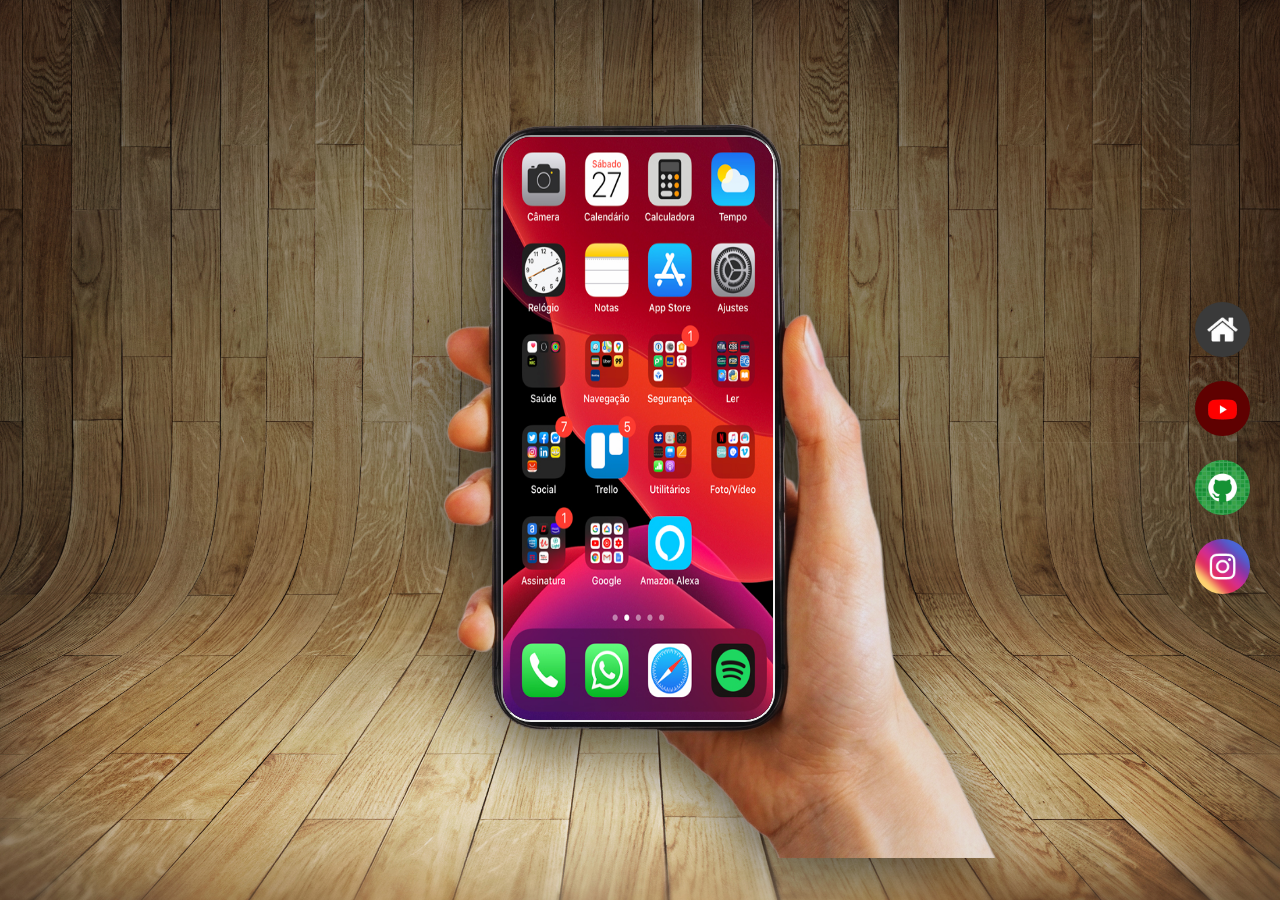
<file: index.html>
<!DOCTYPE html>
<html lang="pt-br">
<head>
    <meta charset="UTF-8">
    <meta name="viewport" content="width=device-width, initial-scale=1.0">
    <link rel="shortcut icon" href="favicon.ico" type="image/x-icon">
    <link rel="stylesheet" href="estilos/style.css">
    <title>Projeto Redes Sociais</title>
</head>
<body>
    <main>
        <section id="telefone">
            <iframe src="home.html" name="tela" id="tela"></iframe>
        </section>
        <section id="rede-sociais">
            <a href="home.html" target="tela"><img src="imagens/logo-home.jpg" alt="Home"></a><br>
            <a href="youtube.html" target="tela"><img src="imagens/logo-youtube.jpg" alt="youtube"></a><br>
            <a href="github.html" target="tela"><img src="imagens/logo-github.jpg" alt=""></a><br>
            <a href="instagram.html" target="tela"><img src="imagens/logo-instagram.jpg" alt=""></a><br>

        </section>
    </main>  
</body>
</html>
</file>
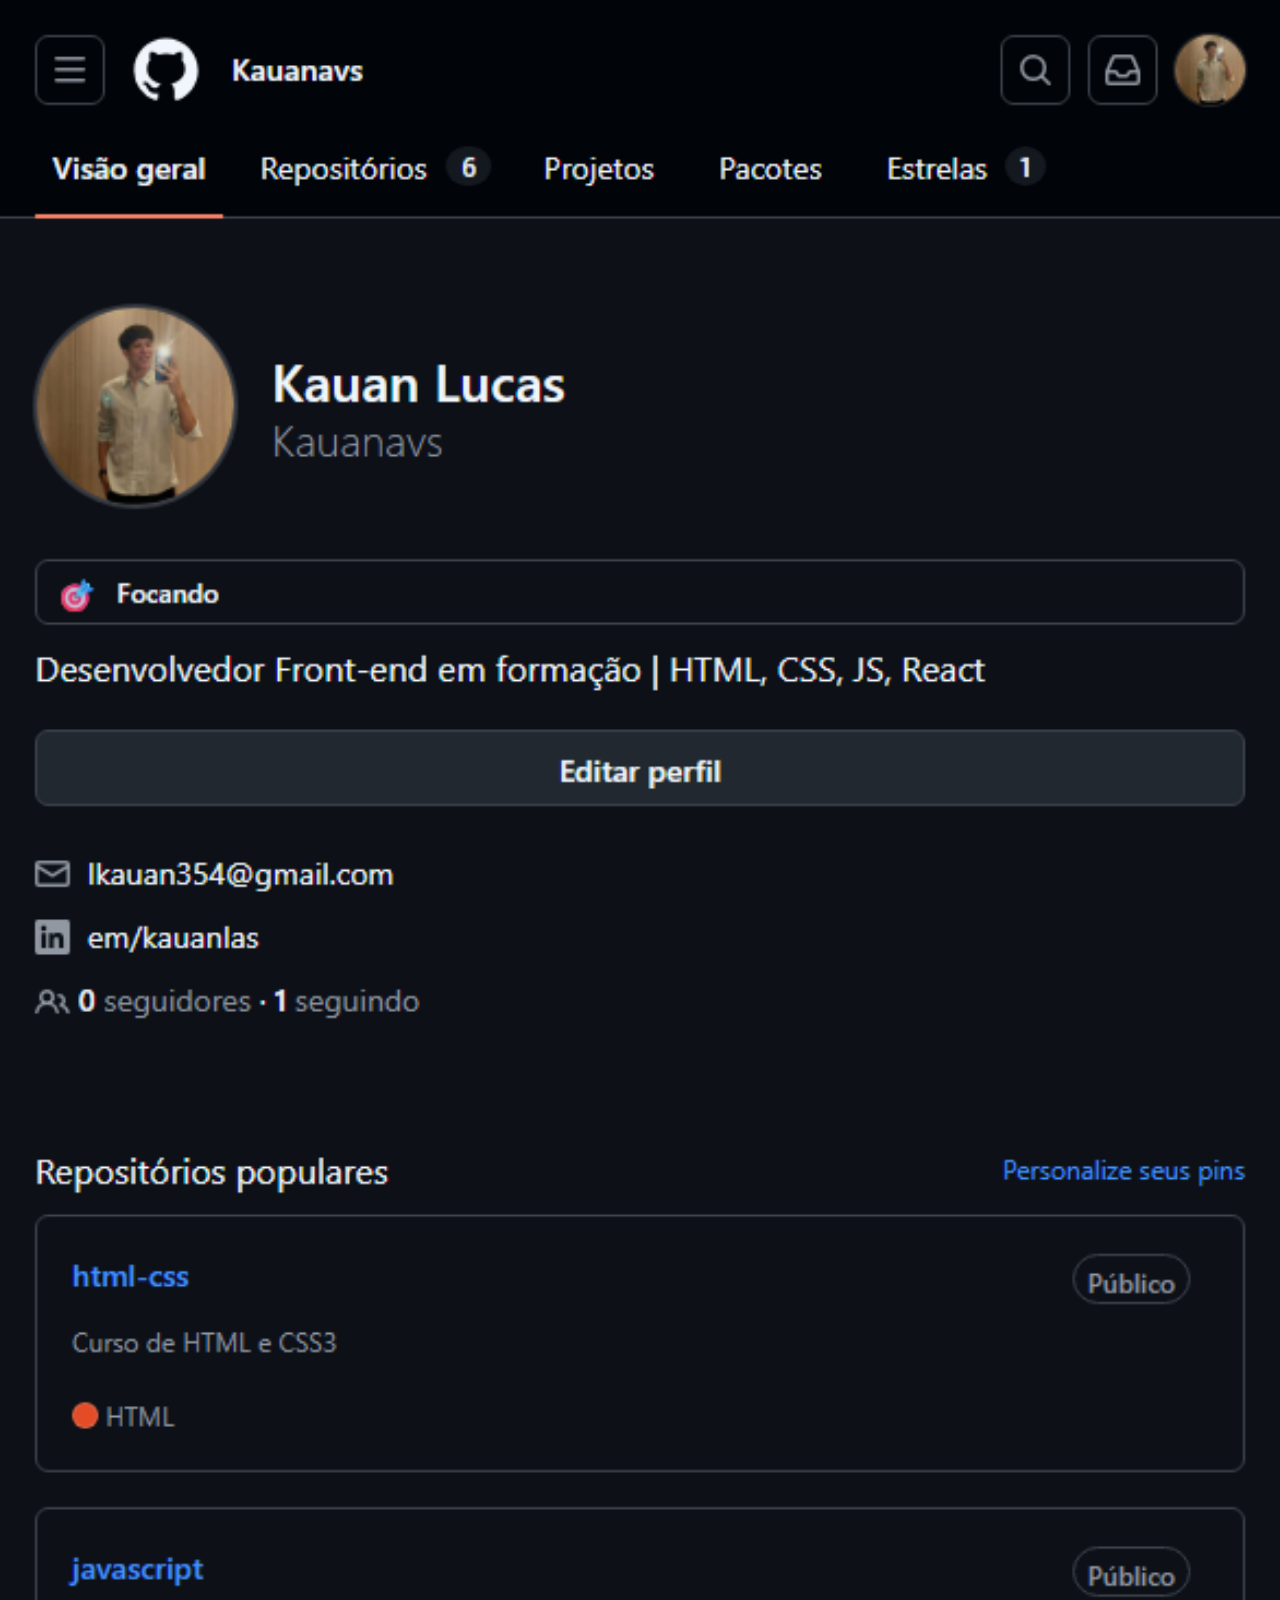
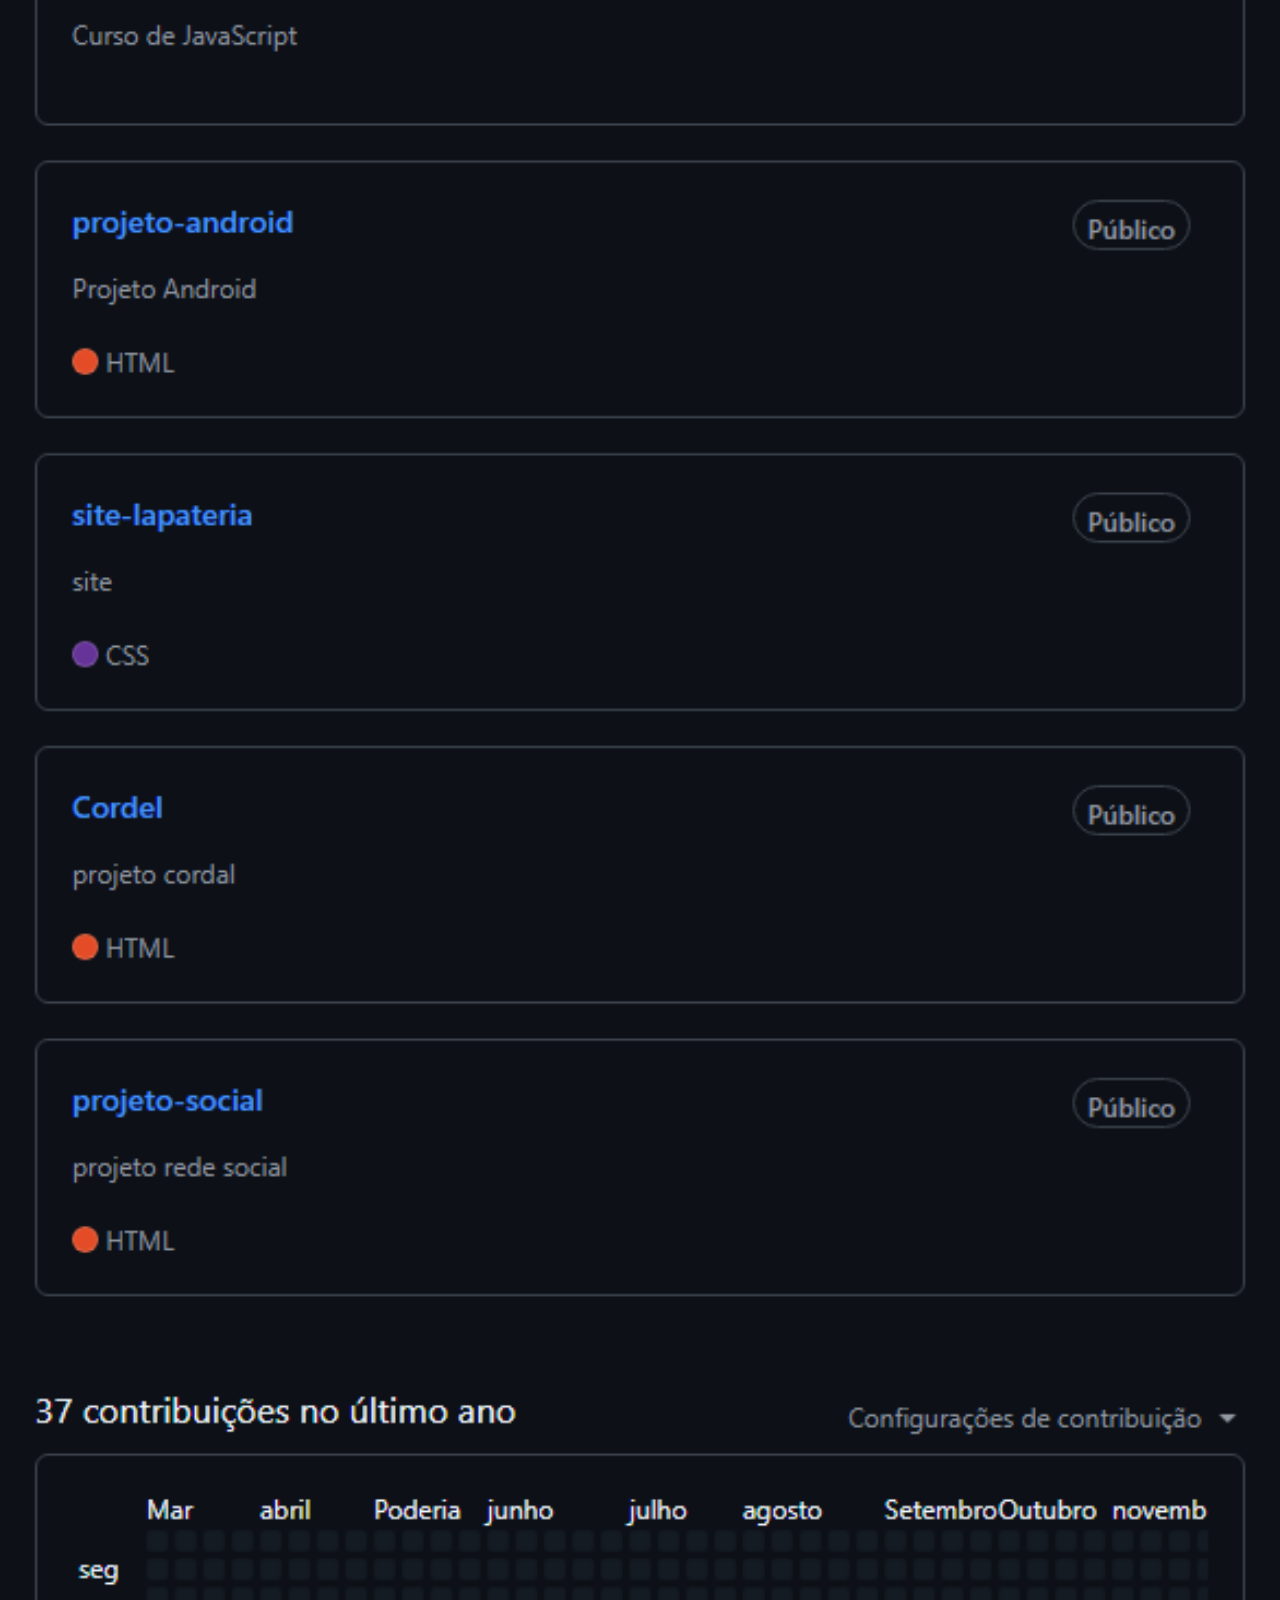
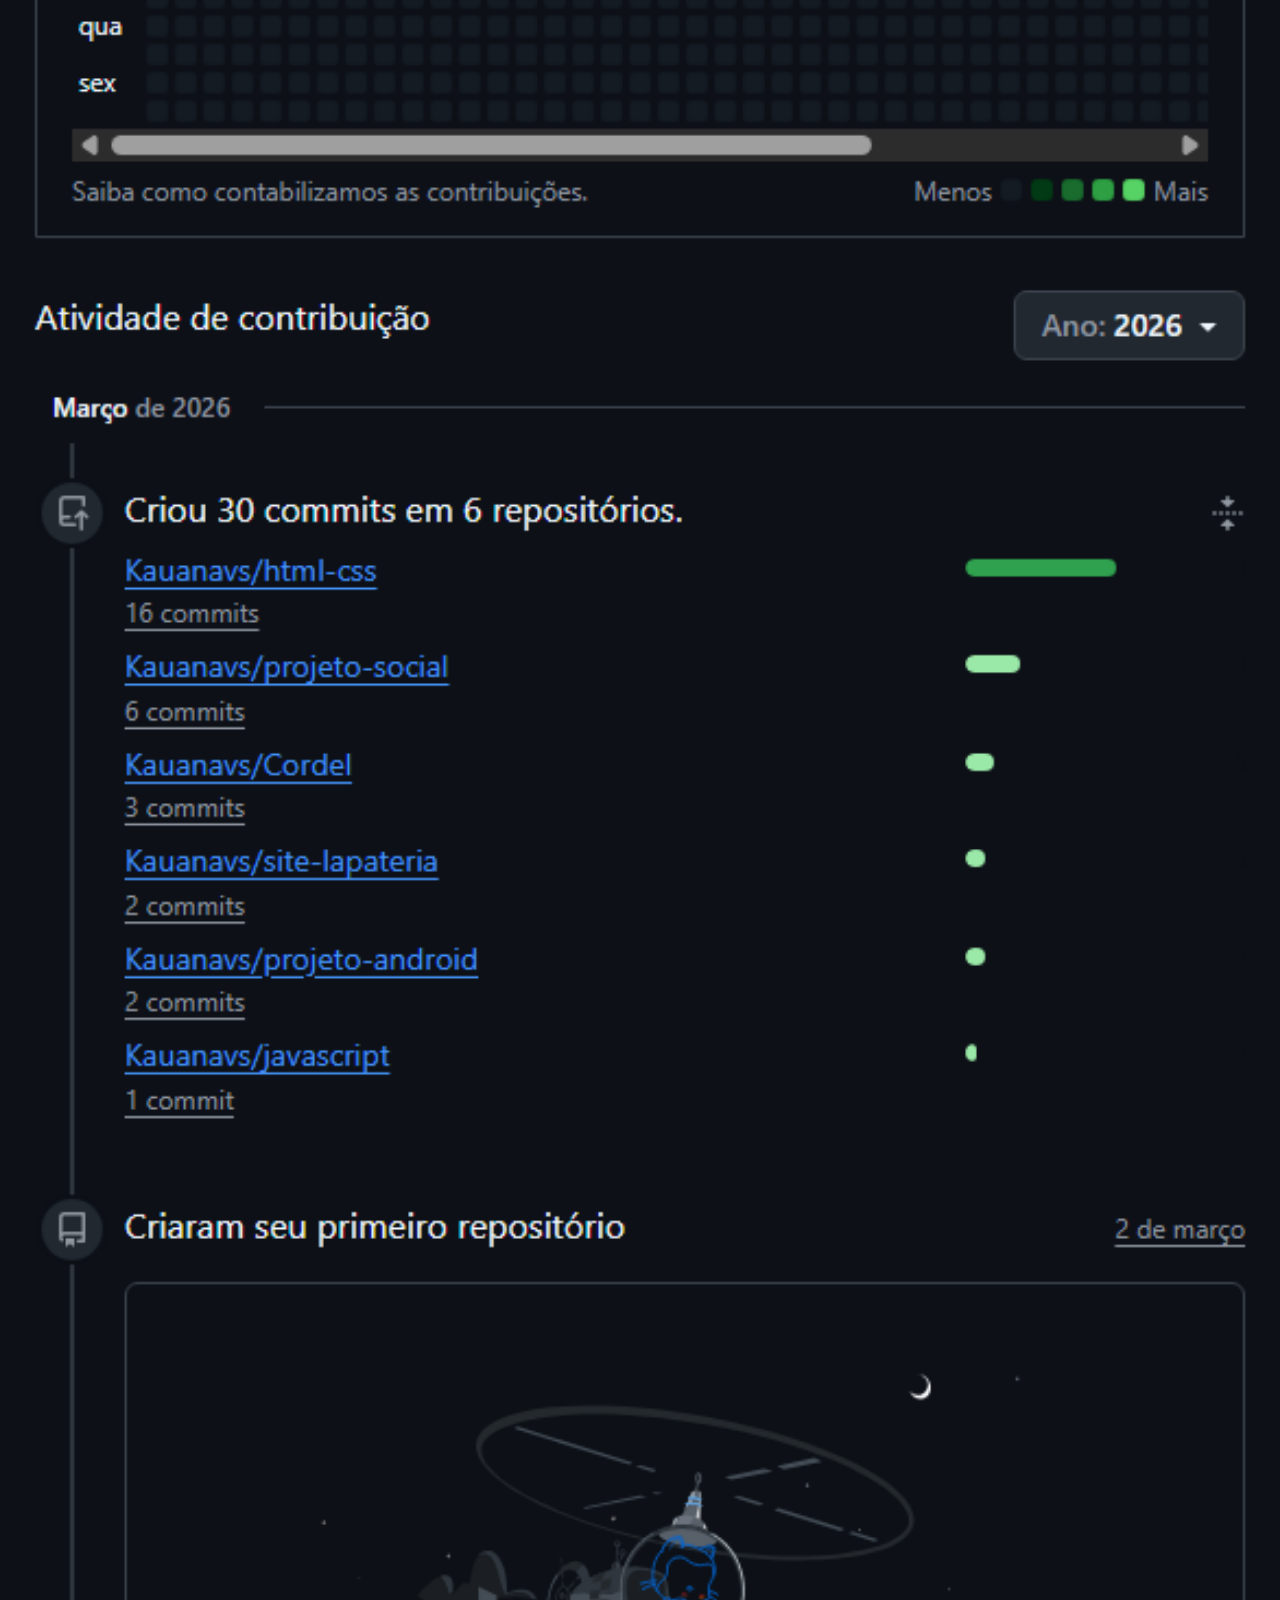
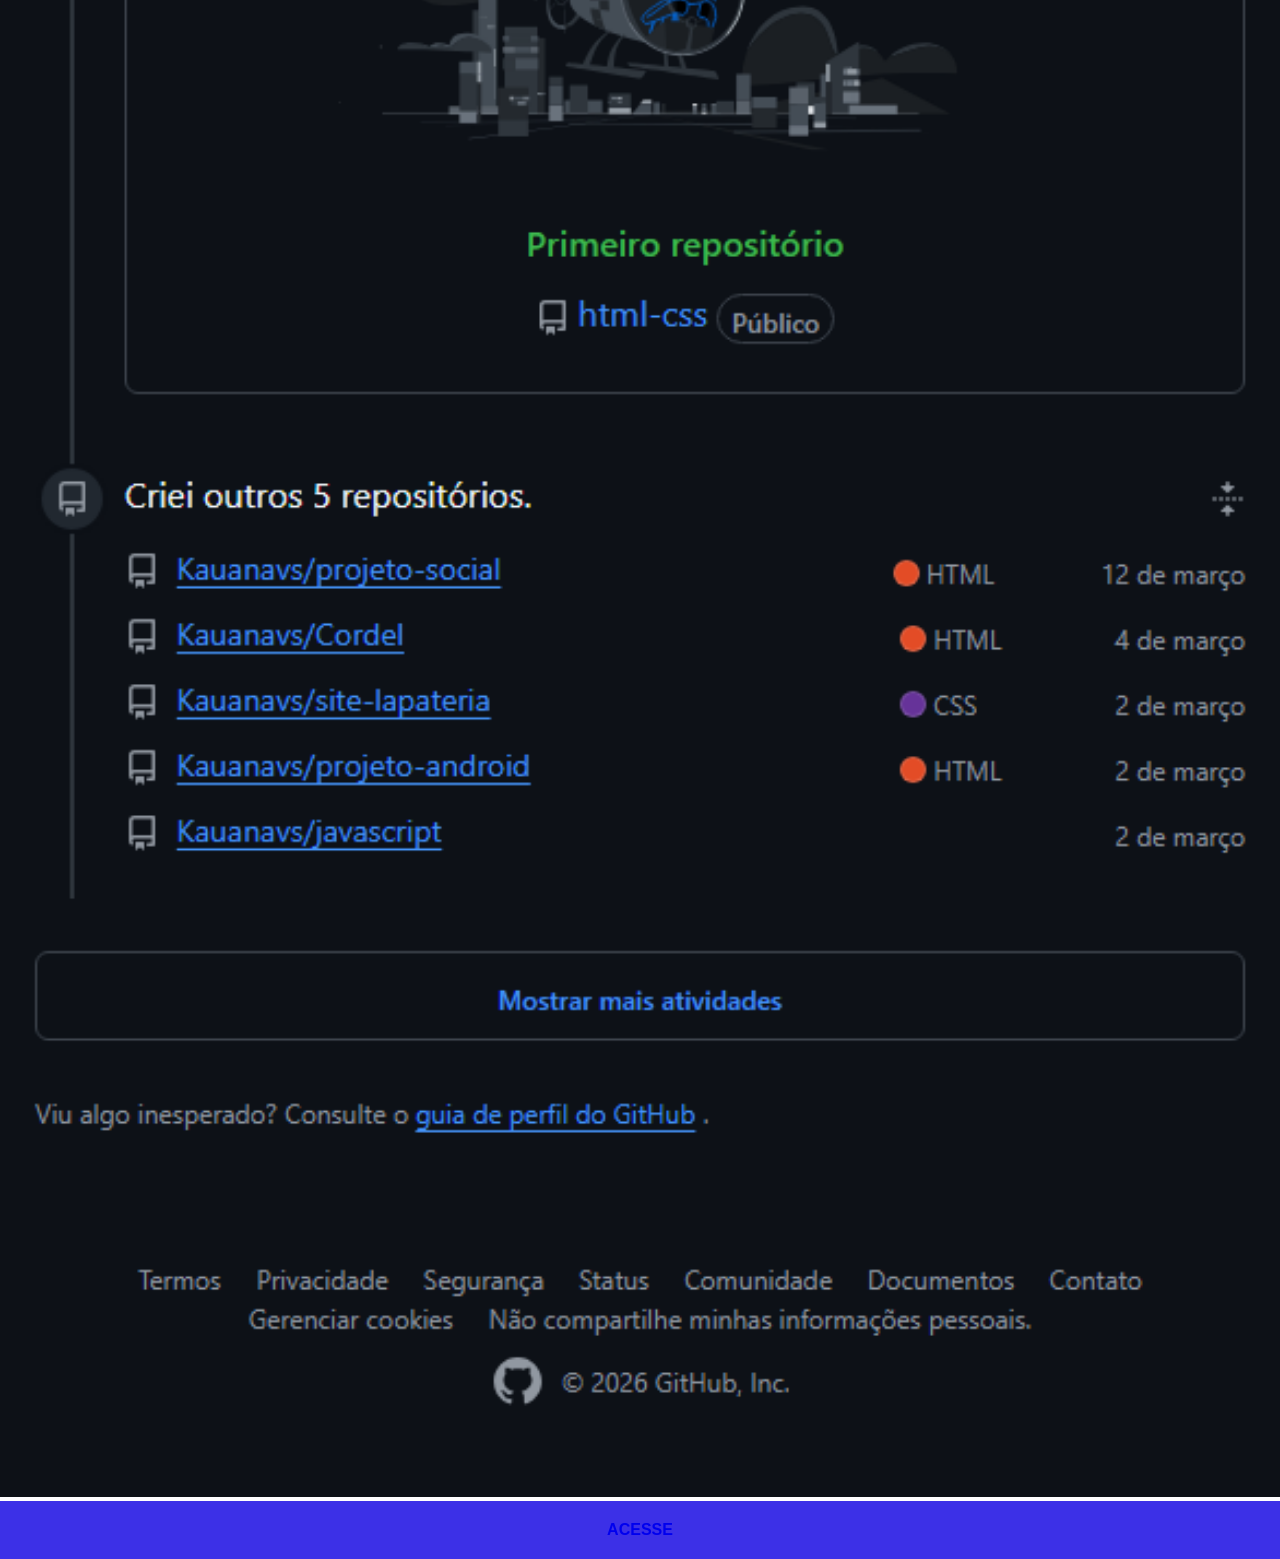
<file: github.html>
<!DOCTYPE html>
<html lang="pt-br">
<head>
    <meta charset="UTF-8">
    <meta name="viewport" content="width=device-width, initial-scale=1.0">
    <title>GitHub</title>
    <link rel="stylesheet" href="estilo/social.css">
</head>
<body>
    <img src="imagens/screencapture-github-Kauanavs-2026-03-12-15_19_30.png" alt="GitHub">
    <a href="https://github.com/Kauanavs" target="_blank">ACESSE</a>
    
</body>
</html>
</file>
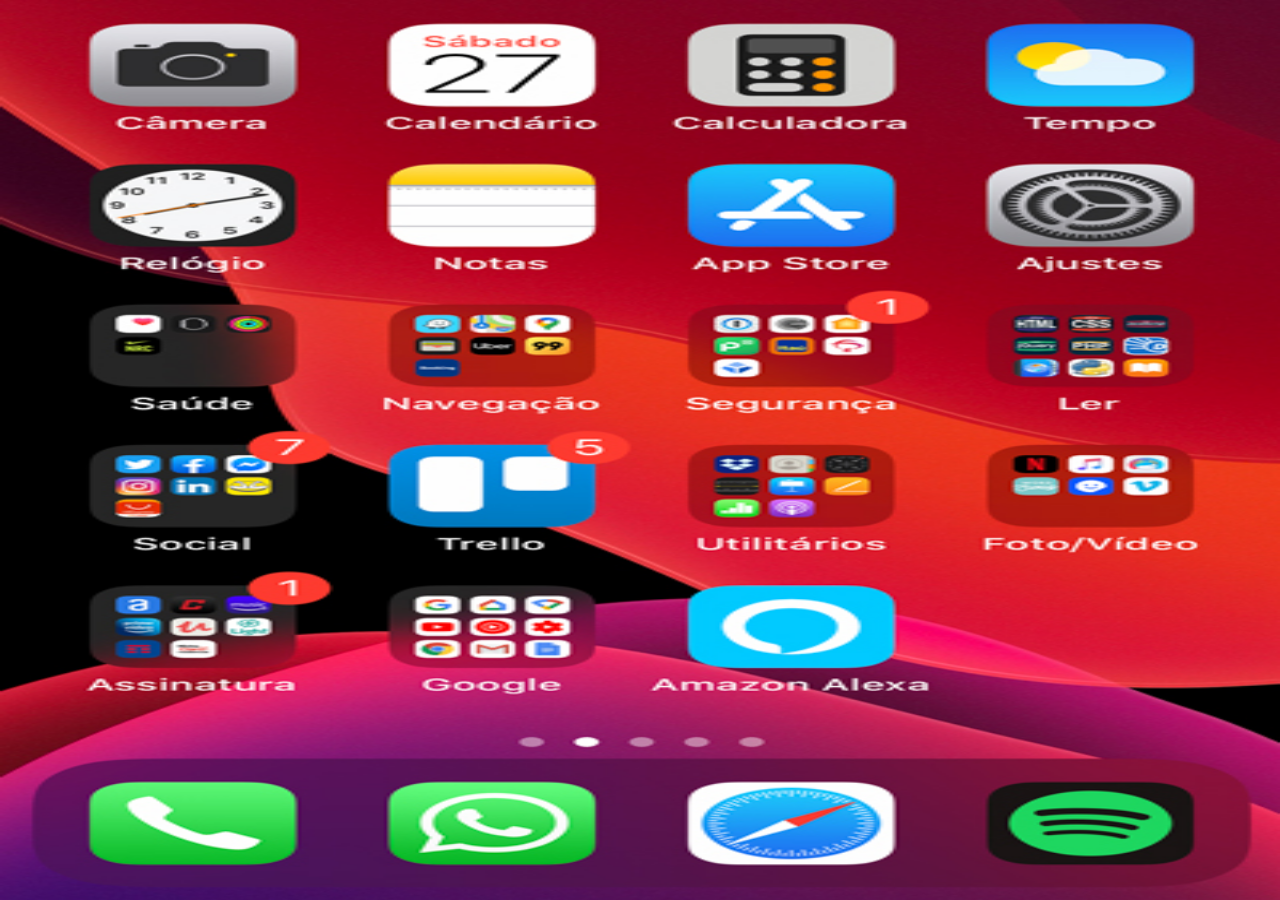
<file: home.html>
<!DOCTYPE html>
<html lang="pt-br">
<head>
    <meta charset="UTF-8">
    <meta name="viewport" content="width=device-width, initial-scale=1.0">
    <title>home</title>
</head>
<style>
   *{
    margin: 0px;
    padding: 0px;

   } 

   body{
    width: 100vw;
    height: 100vh;
    background: rgb(0, 0, 0) url(imagens/tela-home.jpg) no-repeat top center;
    background-size: cover;
    background-size: 100% 100%;
   }
</style>
<body>
    
</body>
</html>
</file>
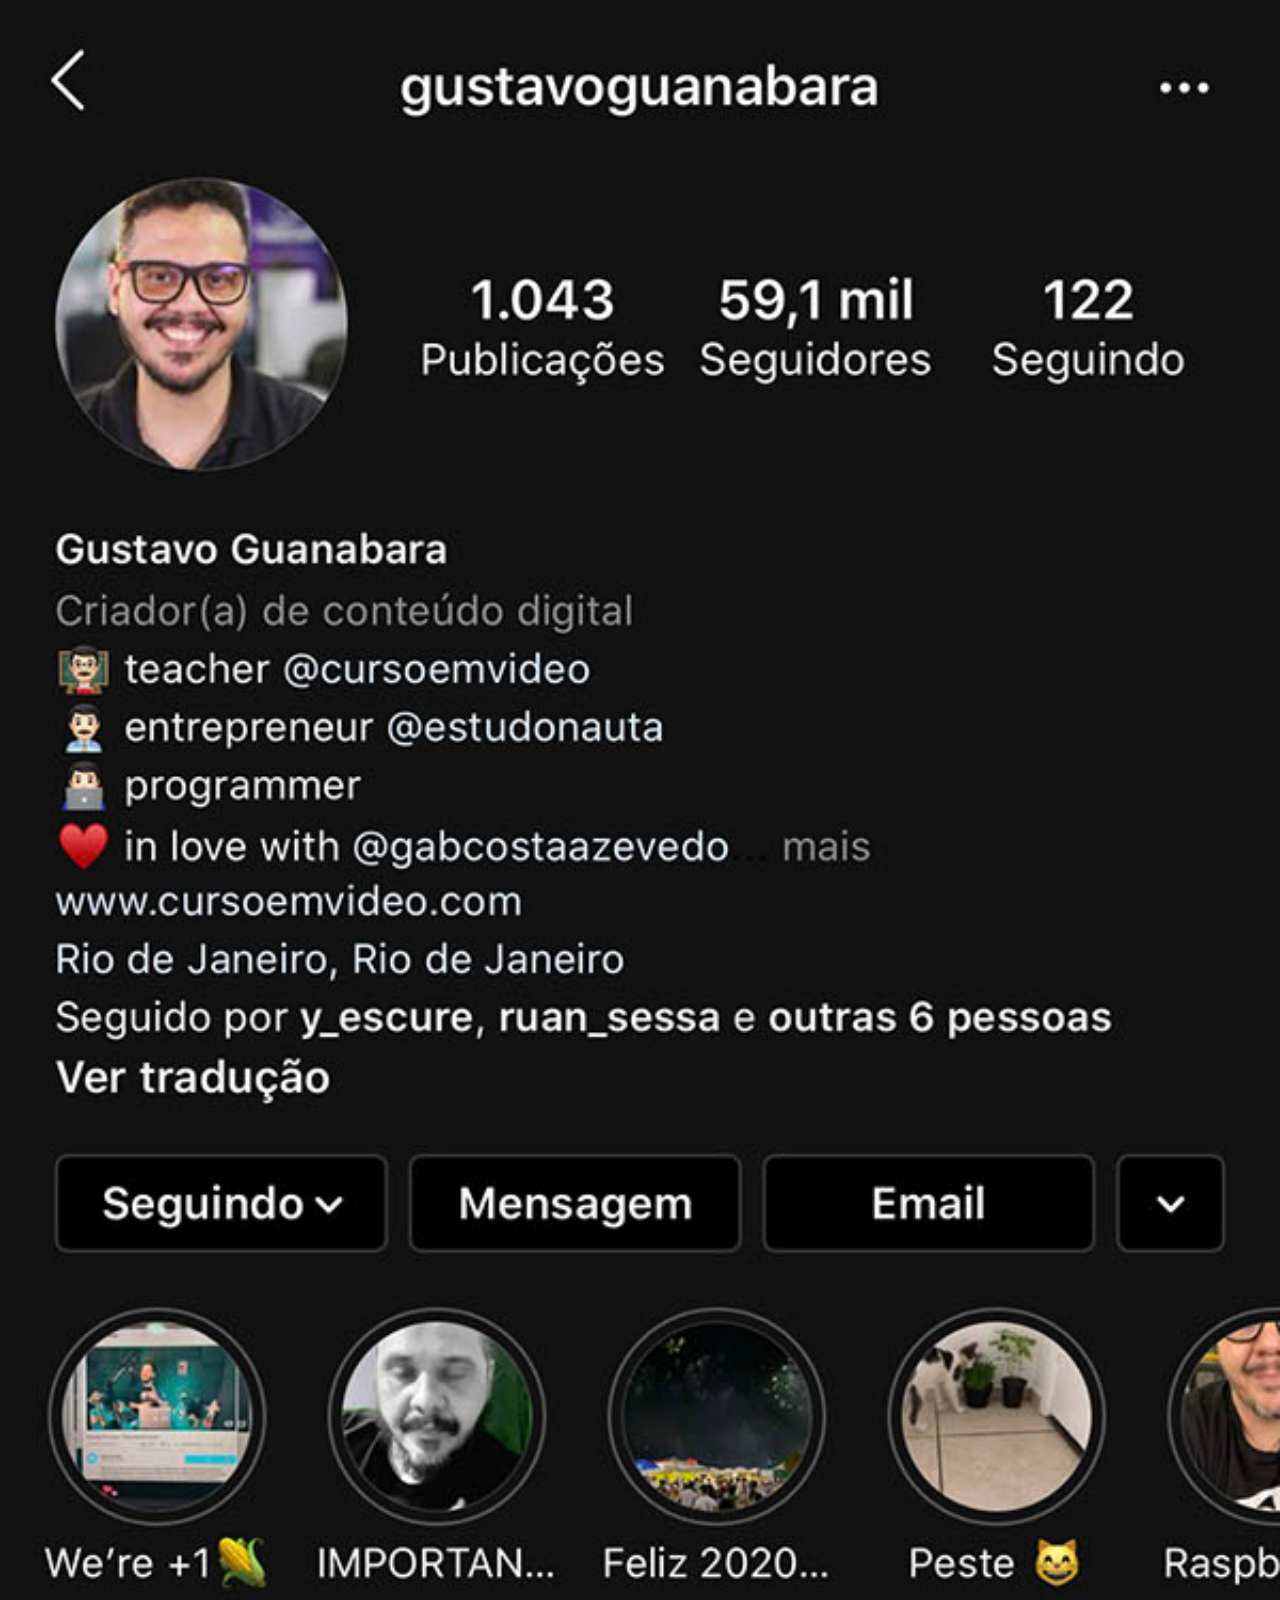
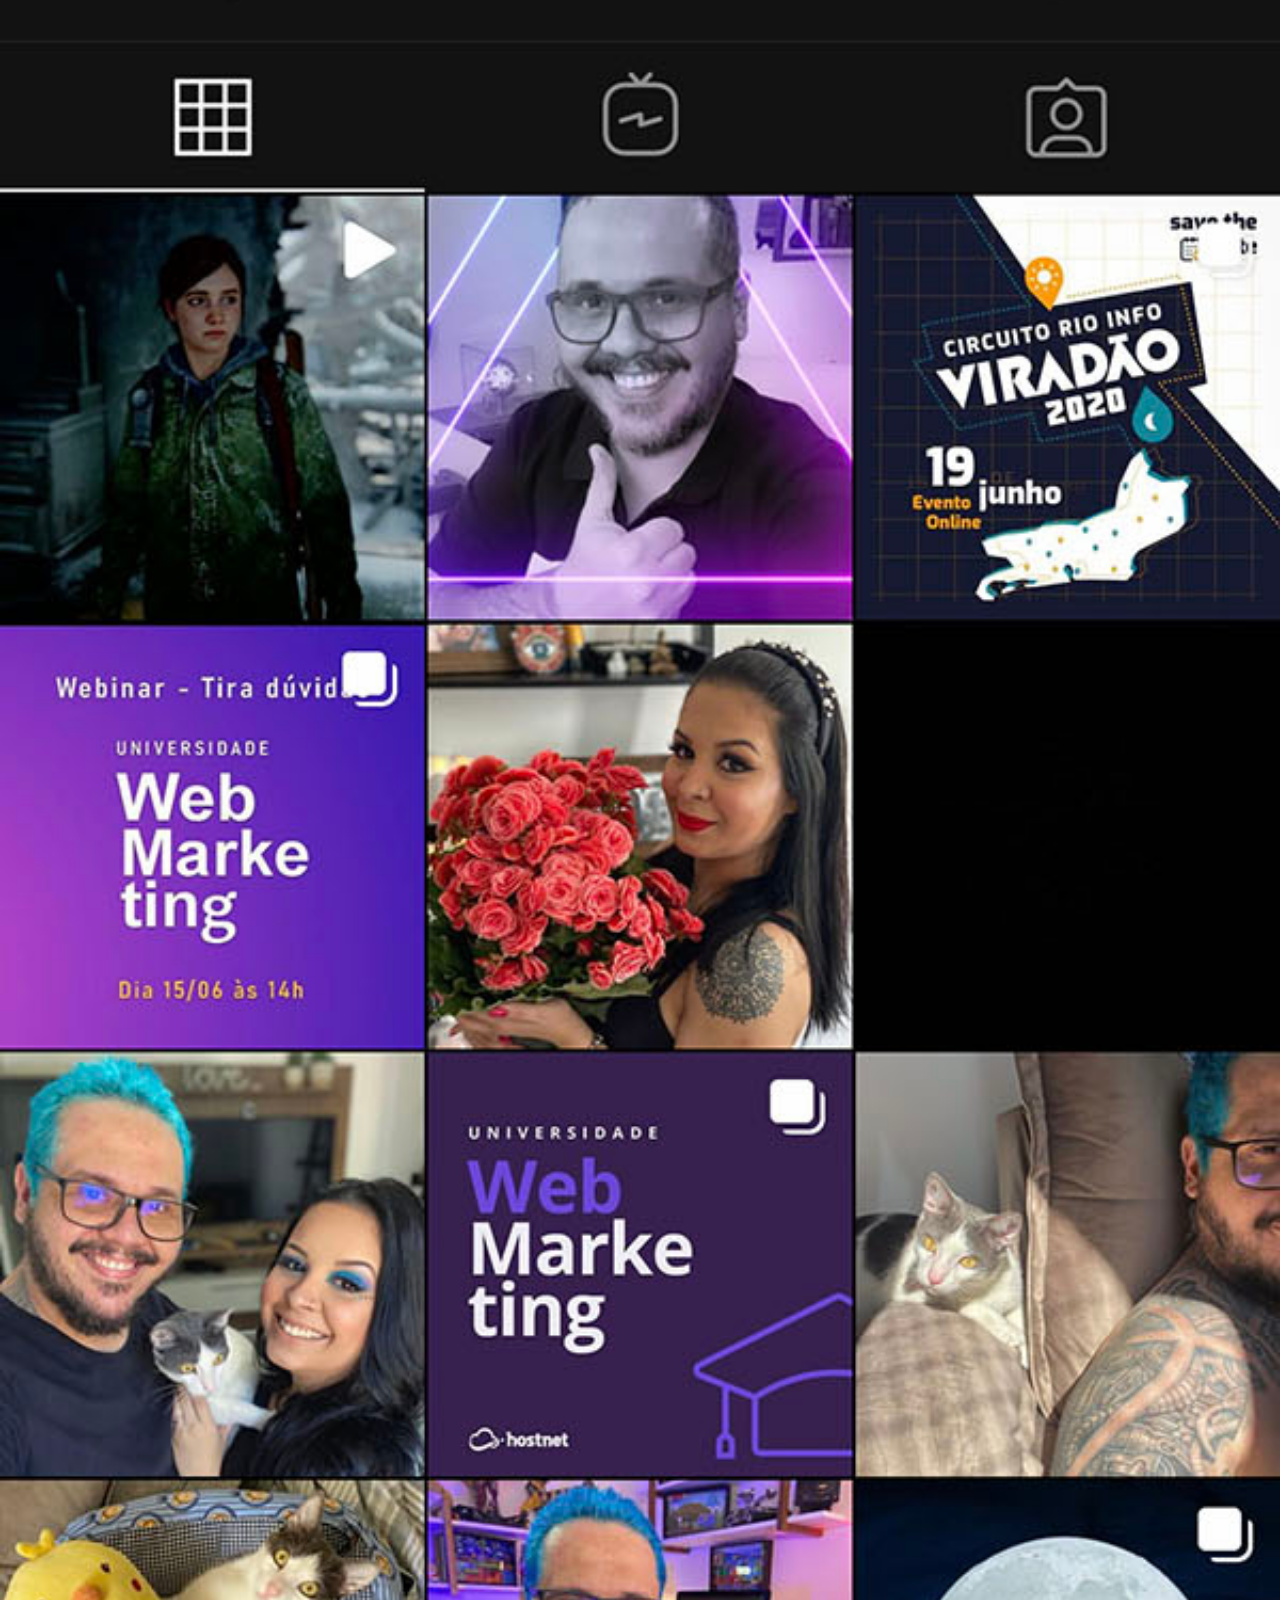
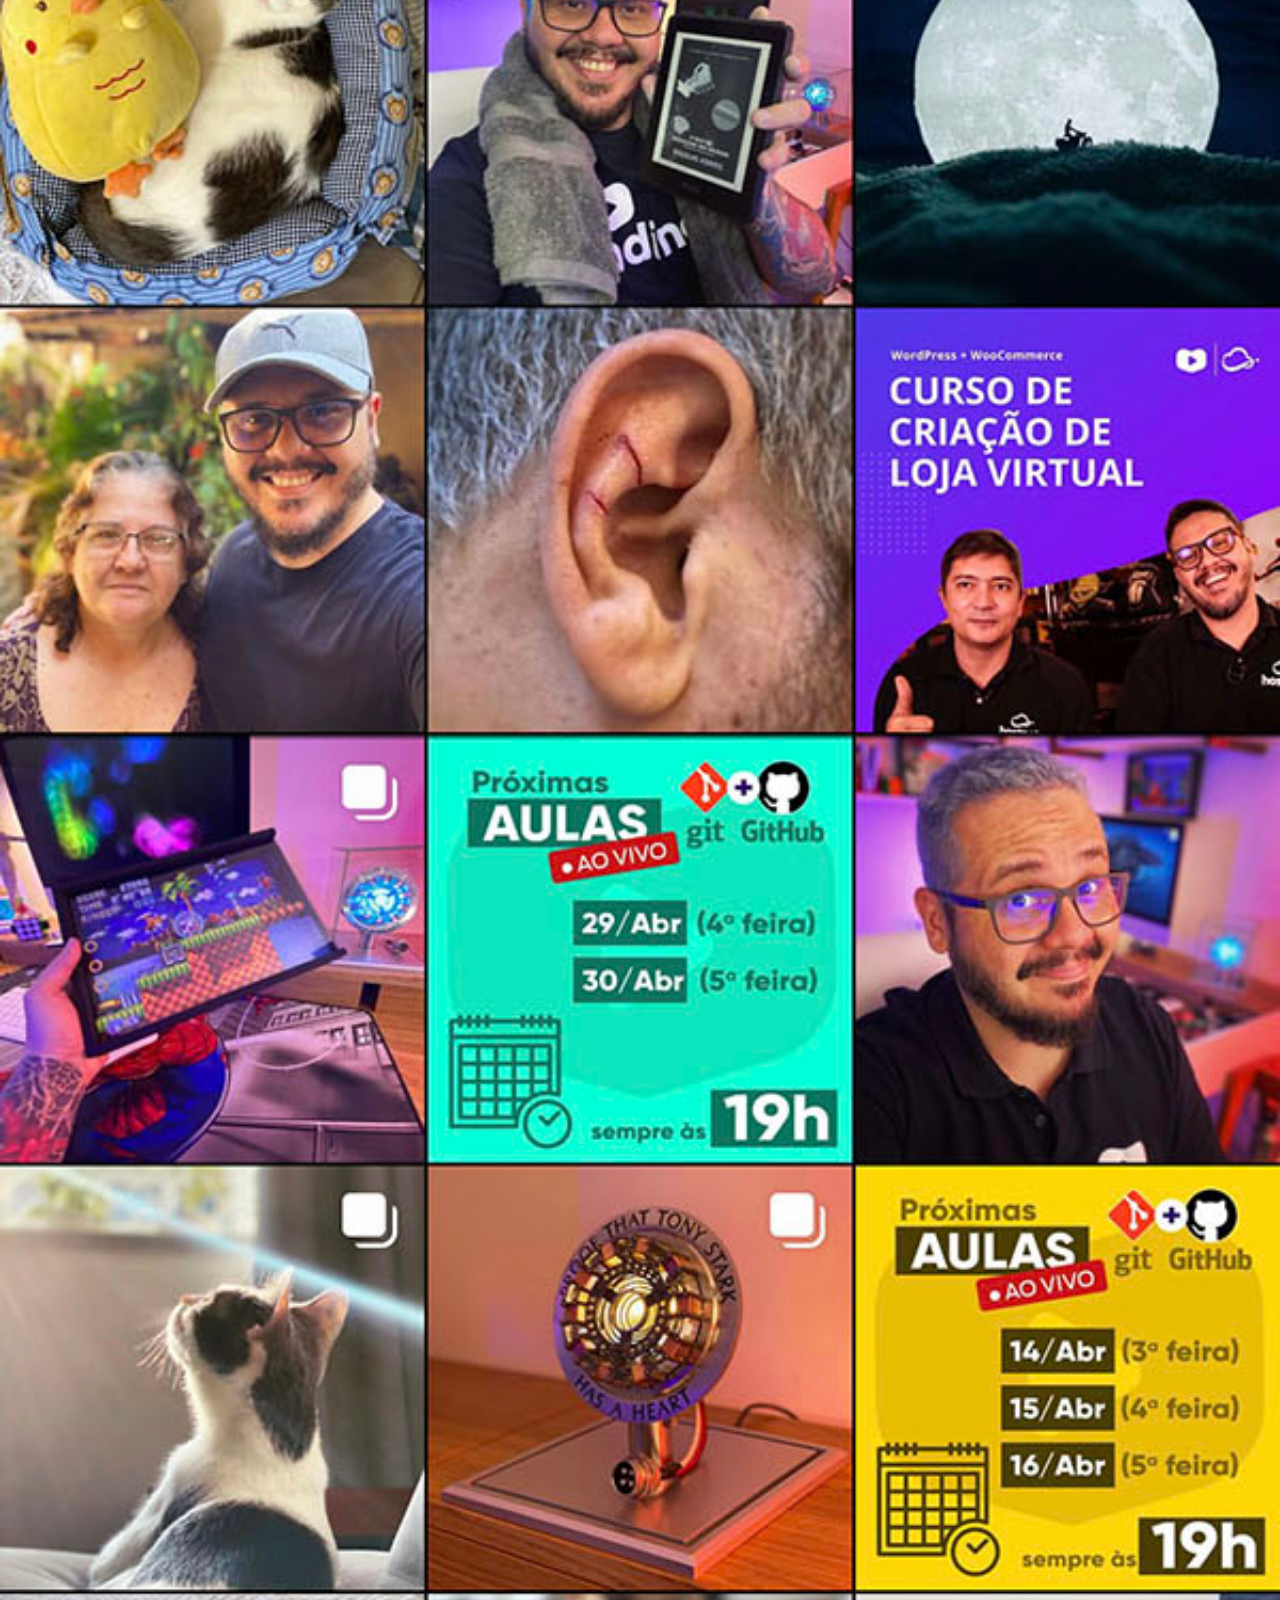
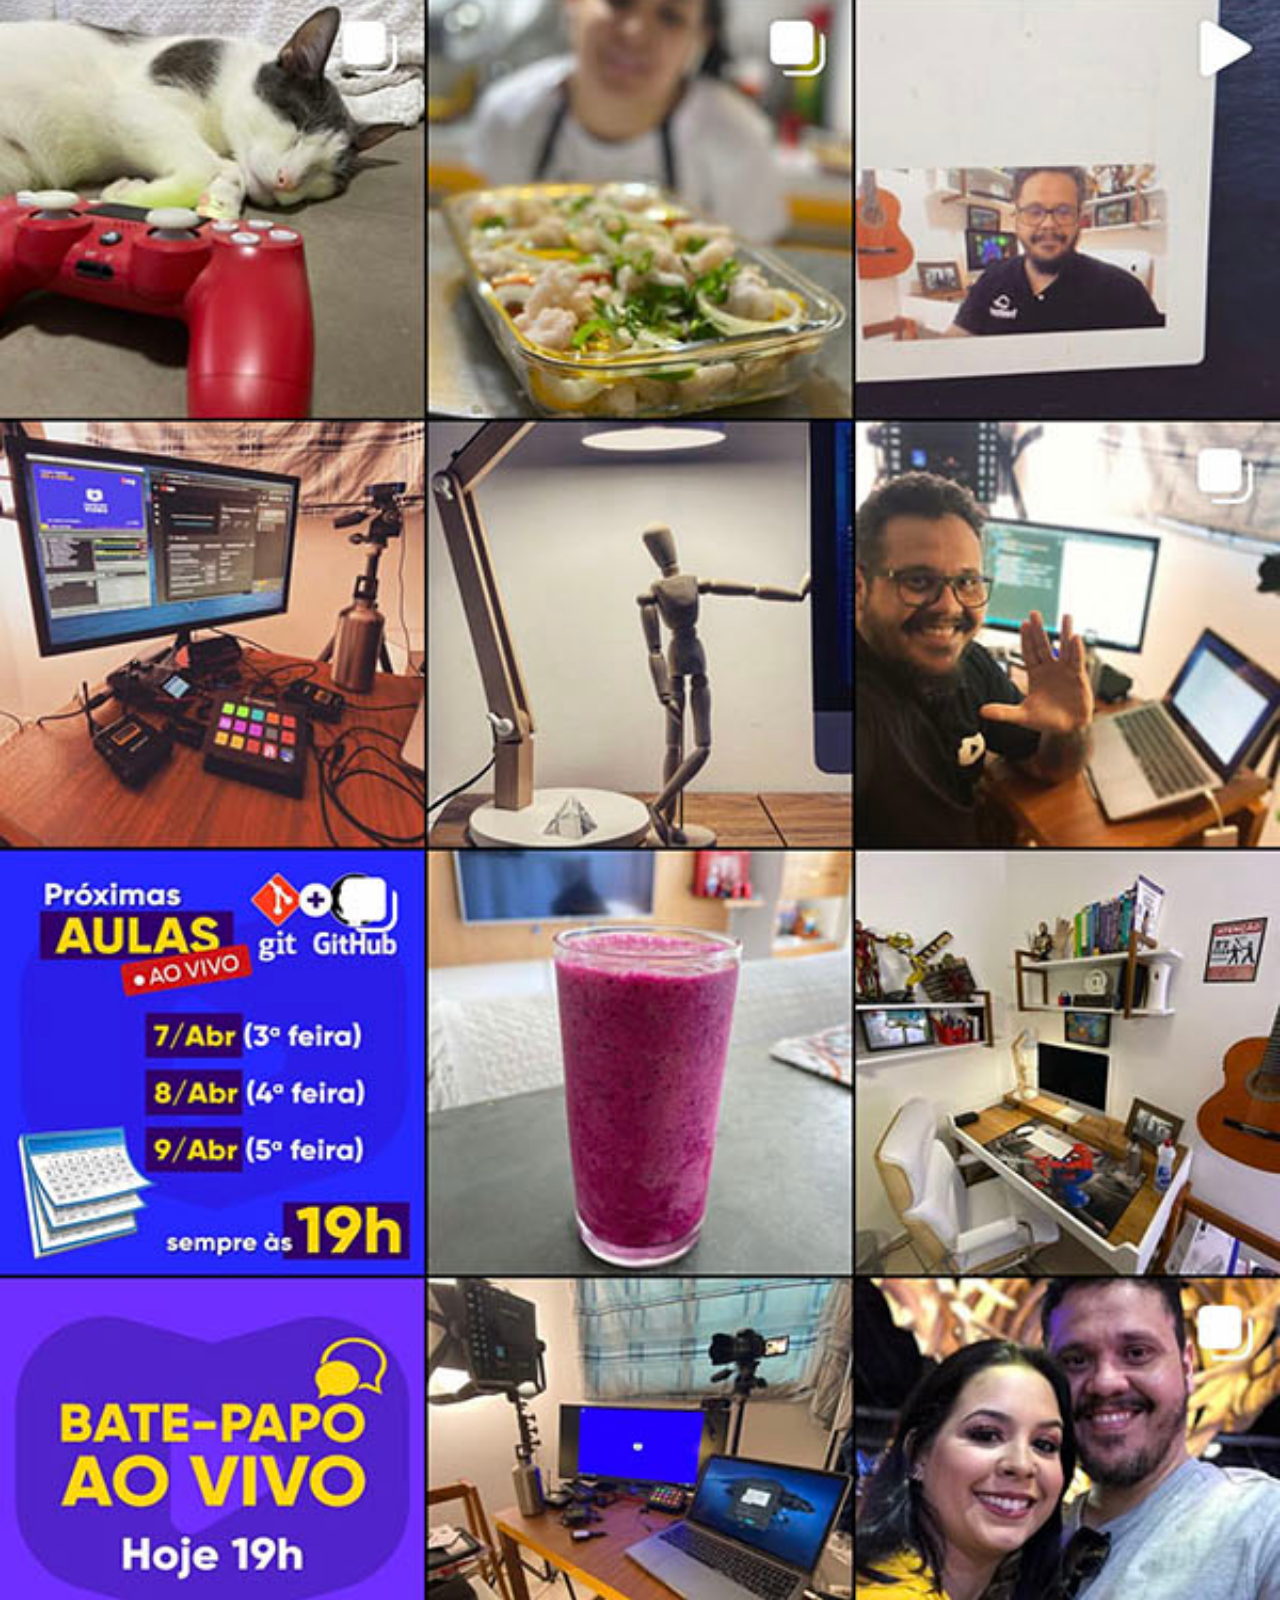
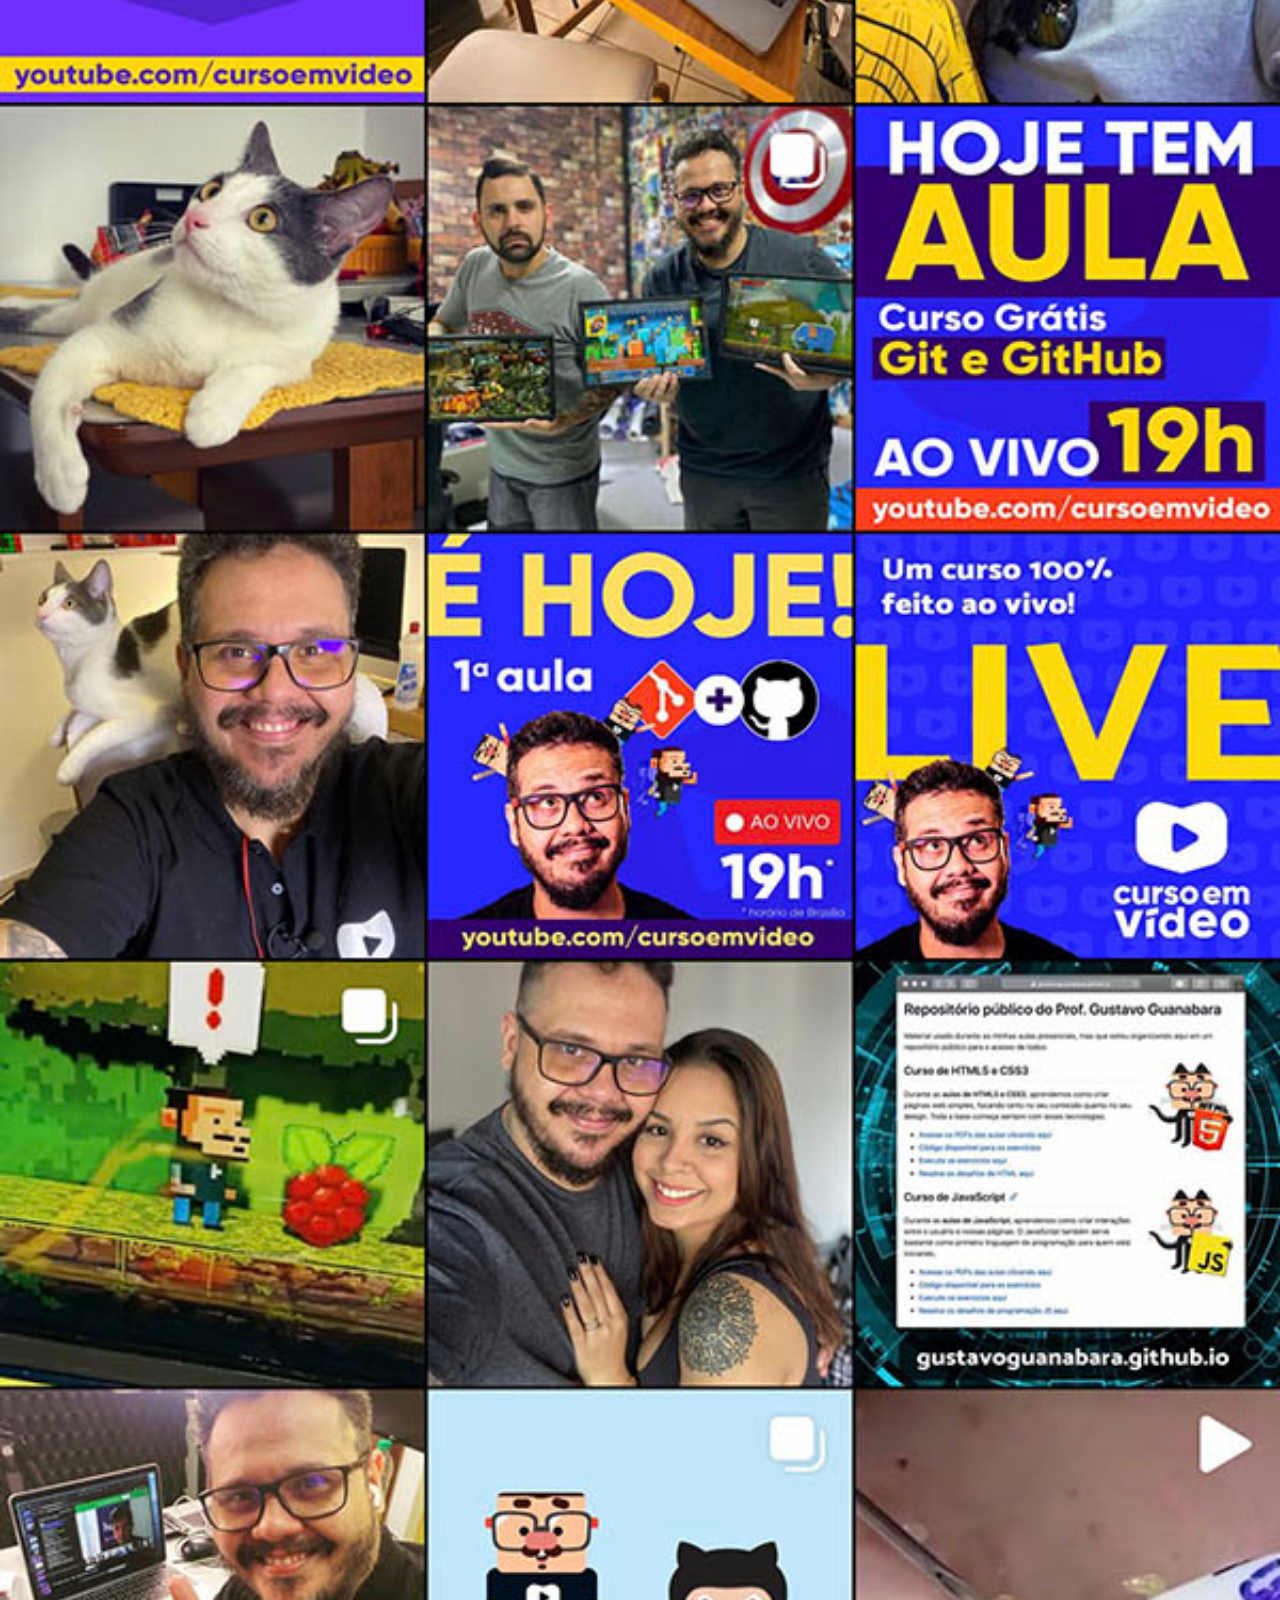
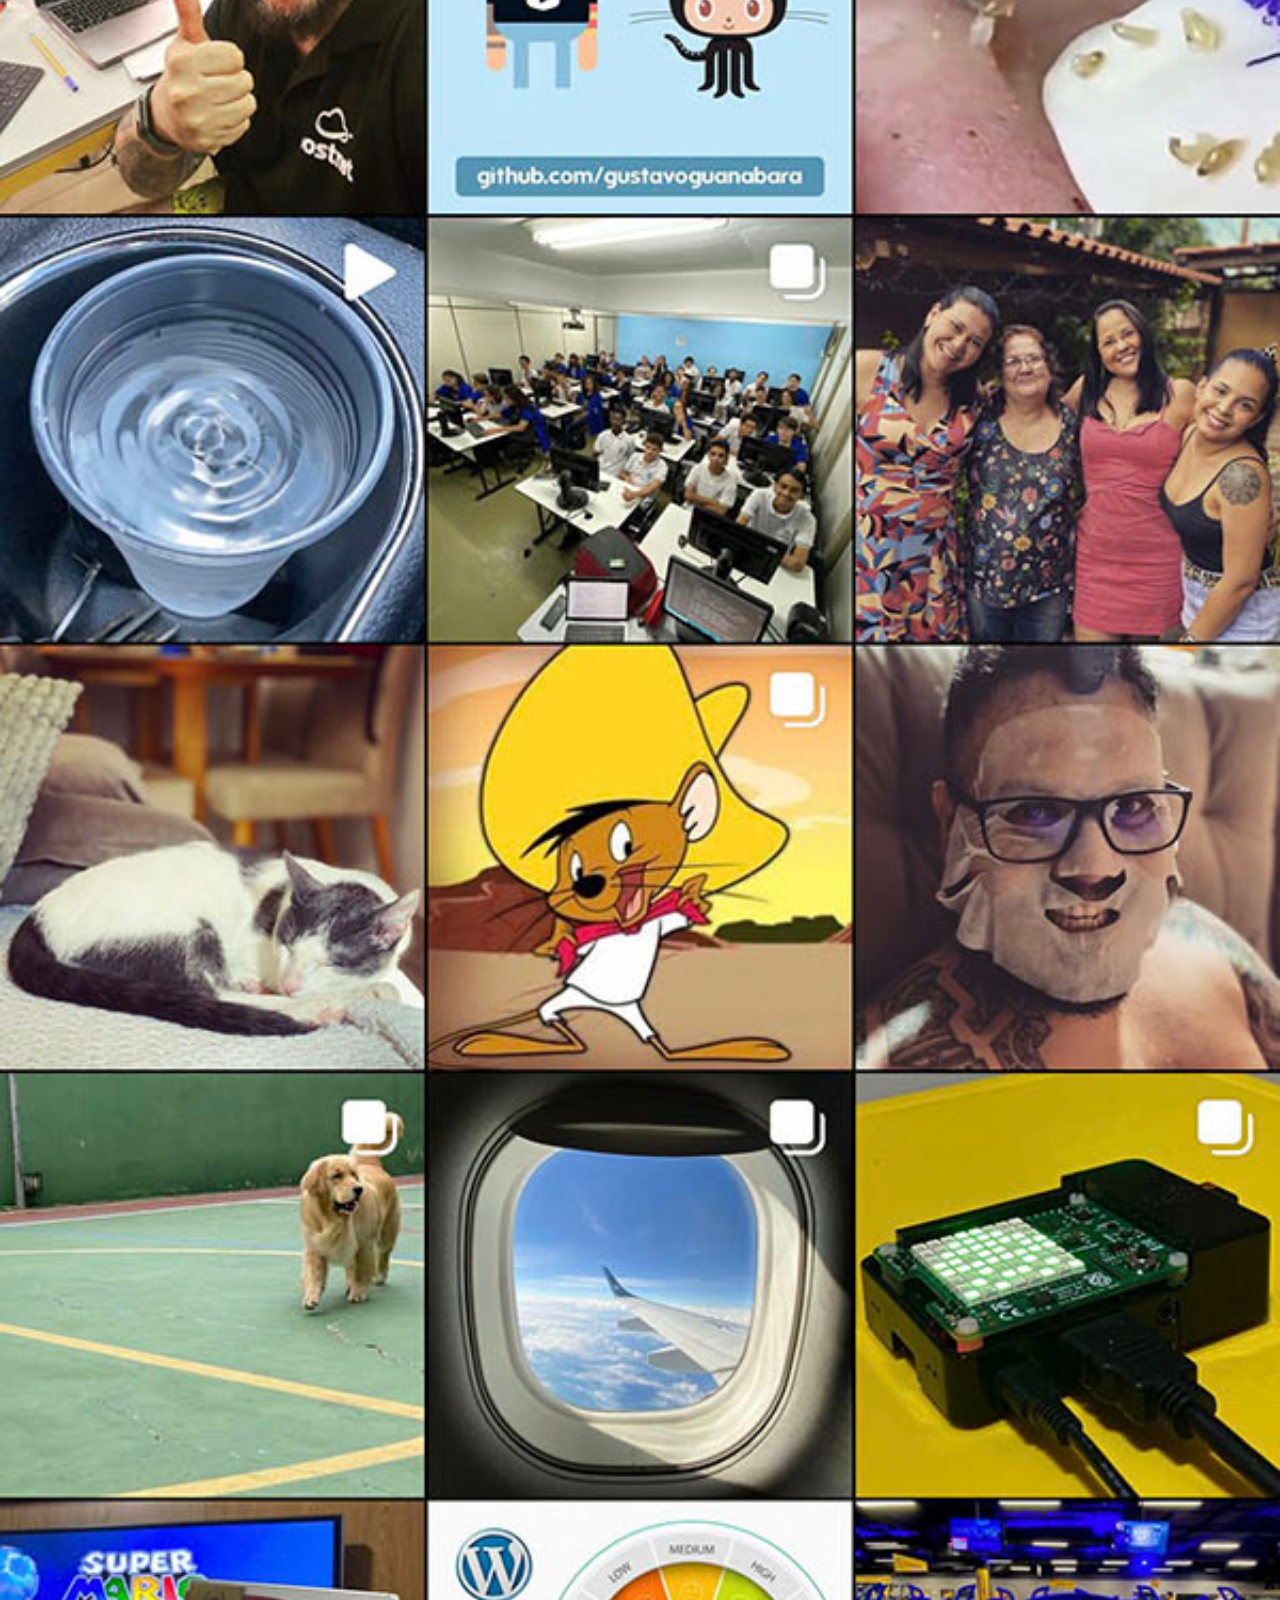
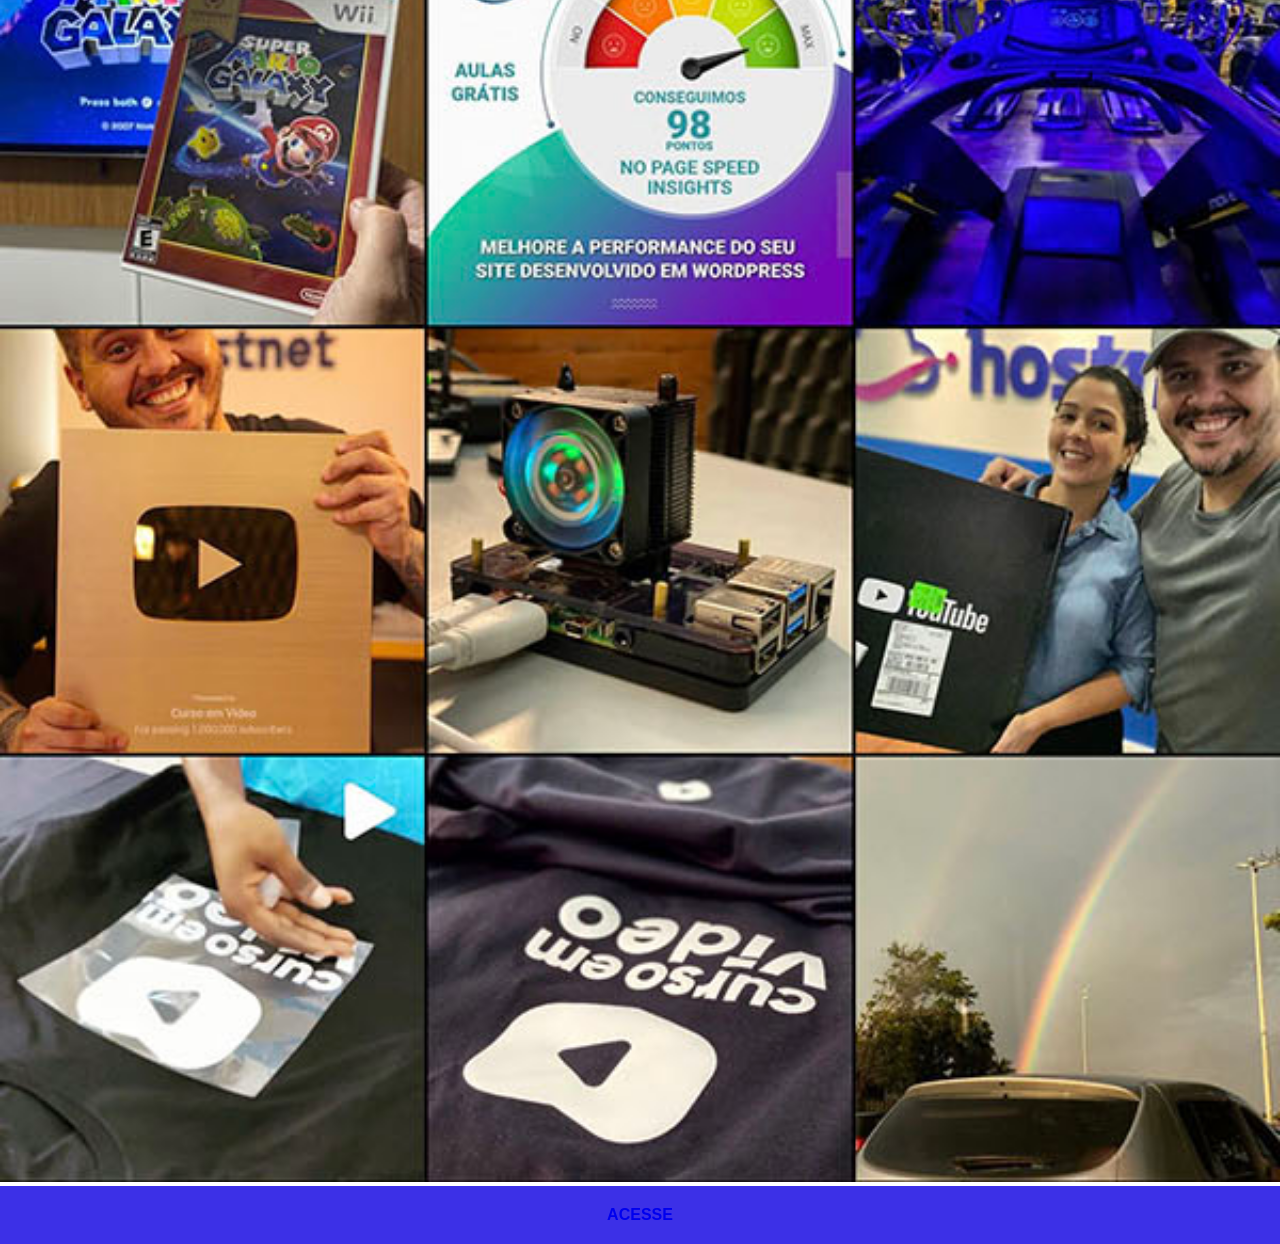
<file: instagram.html>
<!DOCTYPE html>
<html lang="pt-br">
<head>
    <meta charset="UTF-8">
    <meta name="viewport" content="width=device-width, initial-scale=1.0">
    <link rel="stylesheet" href="estilo/social.css">
    <title>Instagram</title>
</head>
<body>
    <img src="imagens/tela-instagram.jpg" alt="Instagram">
    <a href="https://www.instagram.com/kauan_las/" target="_blank">ACESSE</a>
</body>
</html>
</file>
<file: estilos/style.css>
@charset "UTF-8";

*{
    margin: 0px;
    padding: 0px;
    font-family: Arial, Helvetica, sans-serif;
}

html,body{
    height: 100vh;
    width: 100vw;
    overflow: hidden;

}

body{
    background: url(../imagens/fundo-madeira.jpg)no-repeat top center;
    background-size: cover;
}


main{
    height: 100vh;
    position: relative;
}

section#telefone{
    position: absolute;
    top: 50%;
    left: 50%;
    transform: translate(-50%, -50%);

    height: 816px;
    width: 1310px;

    background: url(../imagens/Untitled\ design.png) no-repeat;


    filter: drop-shadow(0px 20px 30px rgba(0,0,0,0.6));

    animation: aparecer 0.8s ease;
}

iframe#tela{
    position: absolute;
    top: 93px;
    left:516px;
    width: 270px;
    height: 583px;
    border-radius: 30px;
}

section#rede-sociais{
    position: absolute;
    right: 20px;
    top: 50%;
    transform: translateY(-50%);
}

section#rede-sociais img{
    width: 55px;
    margin: 10px;
    border-radius: 50%;
    box-sizing: border-box;
    cursor: pointer;

    transition: transform .3s ease, box-shadow .3s ease;
}

section#rede-sociais img:hover{
    transform: translateY(-5px) scale(1.15);
    box-shadow: 0px 6px 20px rgba(0,0,0,0.5);
}

section#rede-sociais img:active{
    transform: scale(0.95);
}

@keyframes aparecer{
    from{
        opacity: 0;
        transform: translate(-50%, -60%);
    }

    to{
        opacity: 1;
        transform: translate(-50%, -50%);
    }
}
</file>
<file: estilo/social.css>
@charset "utf-8";

 *{
            margin: 0px;
            padding: 0px;
            font-family: Arial, Helvetica, sans-serif;
        }

        ::-webkit-scrollbar{
            width: 0px;
            height: 0px;

        }
        img{
            width: 100vw;

        }
        a{
            display: block;
            background-color: rgb(60, 48, 231);
            padding: 20px;
            text-align: center;
            font-weight: bolder;
            text-decoration: none;
        }

        a:hover{
            background-color: rgb(0, 0, 255);
        }
</file>
